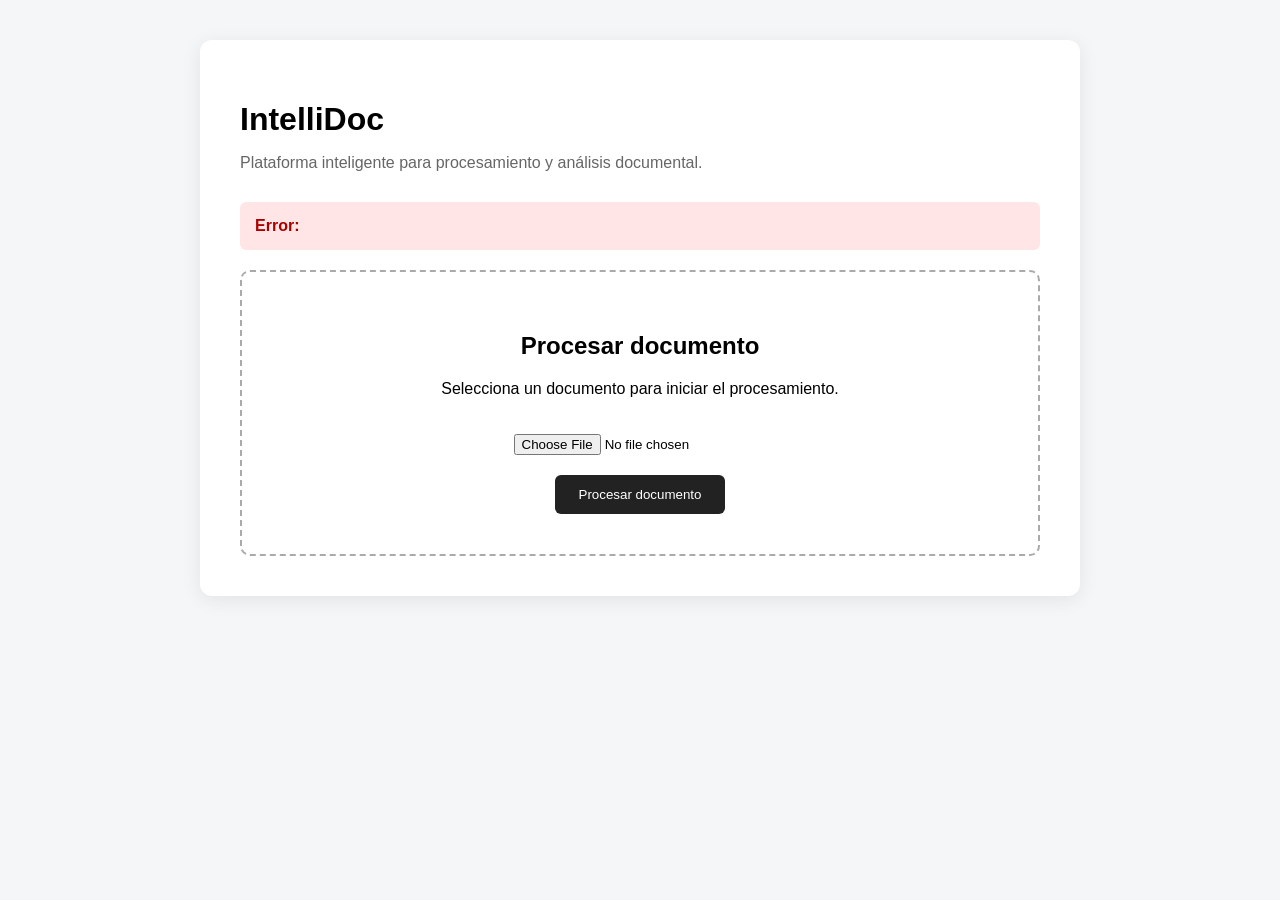
<file: src/main/resources/templates/index.html>
<!DOCTYPE html>
<html lang="es">
<head>
    <meta charset="UTF-8">
    <title>IntelliDoc</title>

    <style>
        body {
            font-family: Arial, sans-serif;
            background: #f4f6f8;
            margin: 0;
            padding: 40px;
        }

        .container {
            max-width: 800px;
            margin: auto;
            background: white;
            padding: 40px;
            border-radius: 12px;
            box-shadow: 0 4px 20px rgba(0,0,0,0.08);
        }

        h1 {
            margin-bottom: 10px;
        }

        .description {
            color: #666;
            margin-bottom: 30px;
        }

        .upload-box {
            border: 2px dashed #aaa;
            padding: 40px;
            text-align: center;
            border-radius: 10px;
        }

        input[type="file"] {
            margin: 20px 0;
        }

        button {
            background: #222;
            color: white;
            border: none;
            padding: 12px 24px;
            border-radius: 6px;
            cursor: pointer;
        }

        button:hover {
            background: #444;
        }

        .error {
            background: #ffe5e5;
            color: #a00;
            padding: 15px;
            margin-bottom: 20px;
            border-radius: 6px;
        }
    </style>
</head>

<body>

<div class="container">

    <h1>IntelliDoc</h1>

    <p class="description">
        Plataforma inteligente para procesamiento y análisis documental.
    </p>

    <div th:if="${error}" class="error">
        <strong>Error:</strong>
        <span th:text="${error}"></span>
    </div>

    <form
            method="post"
            action="/documents/process"
            enctype="multipart/form-data">

        <div class="upload-box">

            <h2>Procesar documento</h2>

            <p>
                Selecciona un documento para iniciar el procesamiento.
            </p>

            <input
                    type="file"
                    name="file"
                    required
            >

            <br>

            <button type="submit">
                Procesar documento
            </button>

        </div>

    </form>

</div>

</body>
</html>
</file>
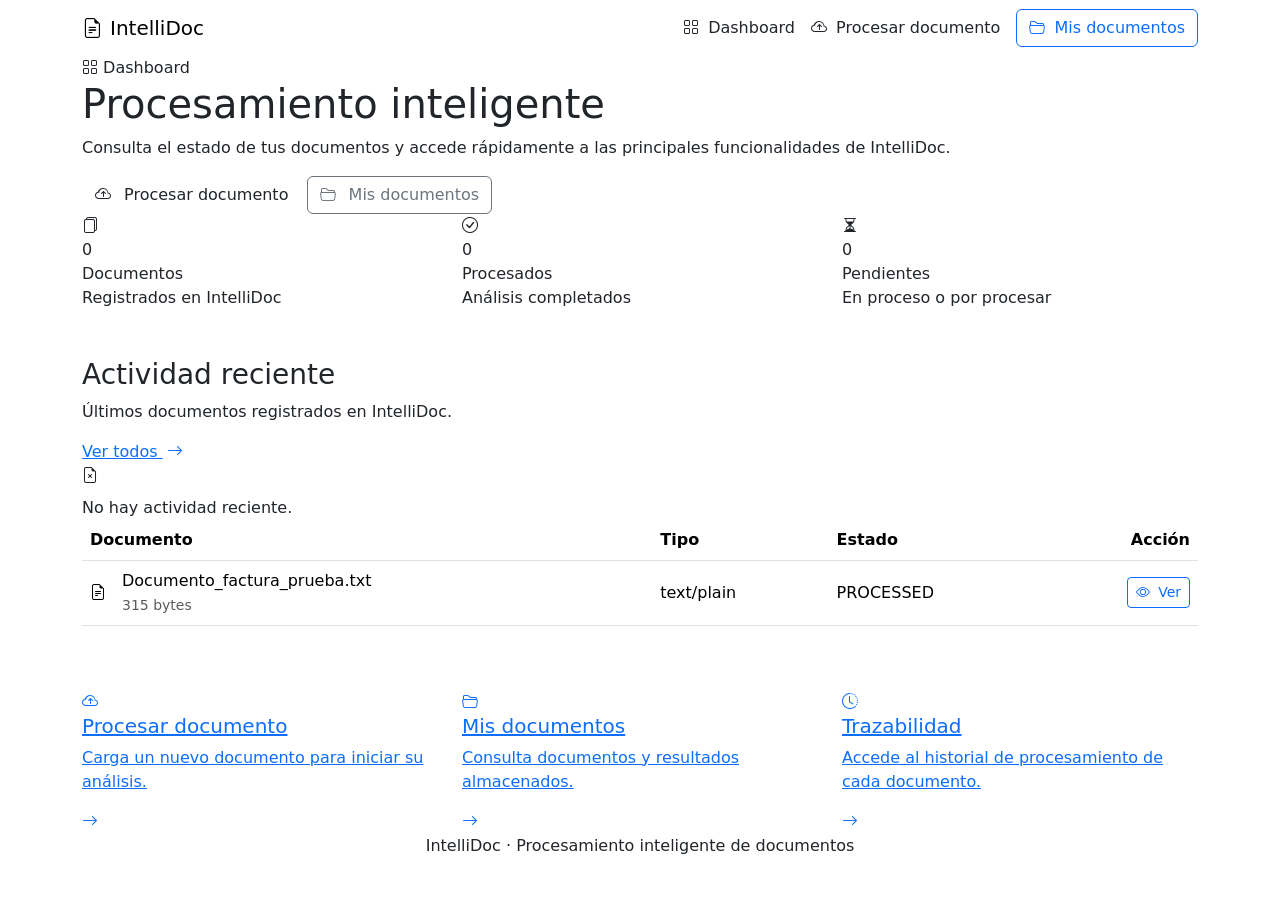
<file: src/main/resources/templates/home/index.html>
<!DOCTYPE html>
<html lang="es"
      xmlns:th="http://www.thymeleaf.org">

<head>

    <meta charset="UTF-8">

    <meta name="viewport"
          content="width=device-width, initial-scale=1.0">

    <title>Dashboard | IntelliDoc</title>

    <link
            href="https://cdn.jsdelivr.net/npm/bootstrap@5.3.8/dist/css/bootstrap.min.css"
            rel="stylesheet">

    <link
            rel="stylesheet"
            href="https://cdn.jsdelivr.net/npm/bootstrap-icons@1.13.1/font/bootstrap-icons.min.css">

    <link
            rel="stylesheet"
            th:href="@{/css/app.css}">

</head>

<body>


<!-- =====================================================
     NAVBAR
     ===================================================== -->

<nav class="navbar navbar-expand-lg intellidoc-navbar">

    <div class="container">

        <a class="navbar-brand d-flex align-items-center gap-2"
           th:href="@{/}">

            <span class="brand-icon">

                <i class="bi bi-file-earmark-text"></i>

            </span>

            <span class="brand-name">

                IntelliDoc

            </span>

        </a>


        <div class="d-flex align-items-center gap-3">

            <a class="nav-link"
               th:href="@{/}">

                <i class="bi bi-grid me-1"></i>

                Dashboard

            </a>


            <a class="nav-link"
               th:href="@{/documents/upload}">

                <i class="bi bi-cloud-arrow-up me-1"></i>

                Procesar documento

            </a>


            <a class="btn btn-outline-primary"
               th:href="@{/documents}">

                <i class="bi bi-folder2-open me-1"></i>

                Mis documentos

            </a>

        </div>

    </div>

</nav>



<!-- =====================================================
     DASHBOARD
     ===================================================== -->

<main>

    <section class="dashboard-section">

        <div class="container">


            <!-- HEADER -->

            <div class="dashboard-header">

                <div>

                    <span class="hero-badge">

                        <i class="bi bi-grid"></i>

                        Dashboard

                    </span>


                    <h1 class="dashboard-title">

                        Procesamiento
                        <span>inteligente</span>

                    </h1>


                    <p class="dashboard-description">

                        Consulta el estado de tus documentos y accede
                        rápidamente a las principales funcionalidades
                        de IntelliDoc.

                    </p>

                </div>


                <div class="dashboard-actions">

                    <a
                            th:href="@{/documents/upload}"
                            class="btn btn-intellidoc">

                        <i class="bi bi-cloud-arrow-up me-2"></i>

                        Procesar documento

                    </a>


                    <a
                            th:href="@{/documents}"
                            class="btn btn-outline-secondary">

                        <i class="bi bi-folder2-open me-2"></i>

                        Mis documentos

                    </a>

                </div>

            </div>



            <!-- =================================================
                 STATISTICS
                 ================================================= -->

            <div class="row g-4 mb-5">


                <!-- TOTAL -->

                <div class="col-md-4">

                    <div class="dashboard-stat-card">

                        <div class="stat-icon stat-icon-primary">

                            <i class="bi bi-files"></i>

                        </div>


                        <div>

                            <div class="stat-value"
                                 th:text="${totalDocuments}">

                                0

                            </div>


                            <div class="stat-label">

                                Documentos

                            </div>


                            <div class="stat-description">

                                Registrados en IntelliDoc

                            </div>

                        </div>

                    </div>

                </div>



                <!-- PROCESSED -->

                <div class="col-md-4">

                    <div class="dashboard-stat-card">

                        <div class="stat-icon stat-icon-success">

                            <i class="bi bi-check-circle"></i>

                        </div>


                        <div>

                            <div class="stat-value"
                                 th:text="${processedDocuments}">

                                0

                            </div>


                            <div class="stat-label">

                                Procesados

                            </div>


                            <div class="stat-description">

                                Análisis completados

                            </div>

                        </div>

                    </div>

                </div>



                <!-- PENDING -->

                <div class="col-md-4">

                    <div class="dashboard-stat-card">

                        <div class="stat-icon stat-icon-warning">

                            <i class="bi bi-hourglass-split"></i>

                        </div>


                        <div>

                            <div class="stat-value"
                                 th:text="${pendingDocuments}">

                                0

                            </div>


                            <div class="stat-label">

                                Pendientes

                            </div>


                            <div class="stat-description">

                                En proceso o por procesar

                            </div>

                        </div>

                    </div>

                </div>

            </div>



            <!-- =================================================
                 RECENT ACTIVITY
                 ================================================= -->

            <div class="dashboard-card">

                <div class="dashboard-card-header">

                    <div>

                        <h3>

                            Actividad reciente

                        </h3>

                        <p>

                            Últimos documentos registrados en IntelliDoc.

                        </p>

                    </div>


                    <a
                            th:href="@{/documents}"
                            class="dashboard-link">

                        Ver todos

                        <i class="bi bi-arrow-right ms-1"></i>

                    </a>

                </div>



                <!-- EMPTY -->

                <div
                        th:if="${recentDocuments == null or recentDocuments.isEmpty()}"
                        class="empty-state">

                    <i class="bi bi-file-earmark-x"></i>

                    <div class="mt-2">

                        No hay actividad reciente.

                    </div>

                </div>



                <!-- ACTIVITY TABLE -->

                <div
                        th:if="${recentDocuments != null and !recentDocuments.isEmpty()}"
                        class="table-responsive">

                    <table class="table dashboard-table align-middle">

                        <thead>

                        <tr>

                            <th>

                                Documento

                            </th>

                            <th>

                                Tipo

                            </th>

                            <th>

                                Estado

                            </th>

                            <th class="text-end">

                                Acción

                            </th>

                        </tr>

                        </thead>


                        <tbody>

                        <tr
                                th:each="document : ${recentDocuments}">


                            <!-- DOCUMENT -->

                            <td>

                                <div class="d-flex align-items-center gap-3">

                                    <div class="activity-icon">

                                        <i class="bi bi-file-earmark-text"></i>

                                    </div>


                                    <div>

                                        <div
                                                class="activity-name"
                                                th:text="${document.originalFilename}">

                                            Documento_factura_prueba.txt

                                        </div>


                                        <small
                                                class="text-muted"
                                                th:text="${document.sizeInBytes + ' bytes'}">

                                            315 bytes

                                        </small>

                                    </div>

                                </div>

                            </td>



                            <!-- TYPE -->

                            <td>

                                <span
                                        th:text="${document.contentType}">

                                    text/plain

                                </span>

                            </td>



                            <!-- STATUS -->

                            <td>

                                <span
                                        class="status-badge"
                                        th:classappend="${document.status == 'PROCESSED'}
                                            ? ' status-success'
                                            : (${document.status == 'FAILED'}
                                                ? ' status-danger'
                                                : ' status-warning')"
                                        th:text="${document.status}">

                                    PROCESSED

                                </span>

                            </td>



                            <!-- ACTION -->

                            <td class="text-end">

                                <a
                                        th:href="@{/documents/{id}(id=${document.id})}"
                                        class="btn btn-sm btn-outline-primary">

                                    <i class="bi bi-eye me-1"></i>

                                    Ver

                                </a>

                            </td>

                        </tr>

                        </tbody>

                    </table>

                </div>

            </div>



            <!-- =================================================
                 QUICK ACCESS
                 ================================================= -->

            <div class="row g-4 mt-4">


                <div class="col-md-4">

                    <a
                            th:href="@{/documents/upload}"
                            class="dashboard-feature-link">

                        <div class="dashboard-feature-icon">

                            <i class="bi bi-cloud-arrow-up"></i>

                        </div>

                        <div>

                            <h5>

                                Procesar documento

                            </h5>

                            <p>

                                Carga un nuevo documento para
                                iniciar su análisis.

                            </p>

                        </div>

                        <i class="bi bi-arrow-right feature-arrow"></i>

                    </a>

                </div>



                <div class="col-md-4">

                    <a
                            th:href="@{/documents}"
                            class="dashboard-feature-link">

                        <div class="dashboard-feature-icon">

                            <i class="bi bi-folder2-open"></i>

                        </div>

                        <div>

                            <h5>

                                Mis documentos

                            </h5>

                            <p>

                                Consulta documentos y resultados
                                almacenados.

                            </p>

                        </div>

                        <i class="bi bi-arrow-right feature-arrow"></i>

                    </a>

                </div>



                <div class="col-md-4">

                    <a
                            th:href="@{/documents}"
                            class="dashboard-feature-link">

                        <div class="dashboard-feature-icon">

                            <i class="bi bi-clock-history"></i>

                        </div>

                        <div>

                            <h5>

                                Trazabilidad

                            </h5>

                            <p>

                                Accede al historial de procesamiento
                                de cada documento.

                            </p>

                        </div>

                        <i class="bi bi-arrow-right feature-arrow"></i>

                    </a>

                </div>

            </div>

        </div>

    </section>

</main>



<!-- =====================================================
     FOOTER
     ===================================================== -->

<footer class="intellidoc-footer">

    <div class="container text-center">

        IntelliDoc · Procesamiento inteligente de documentos

    </div>

</footer>


</body>

</html>
</file>
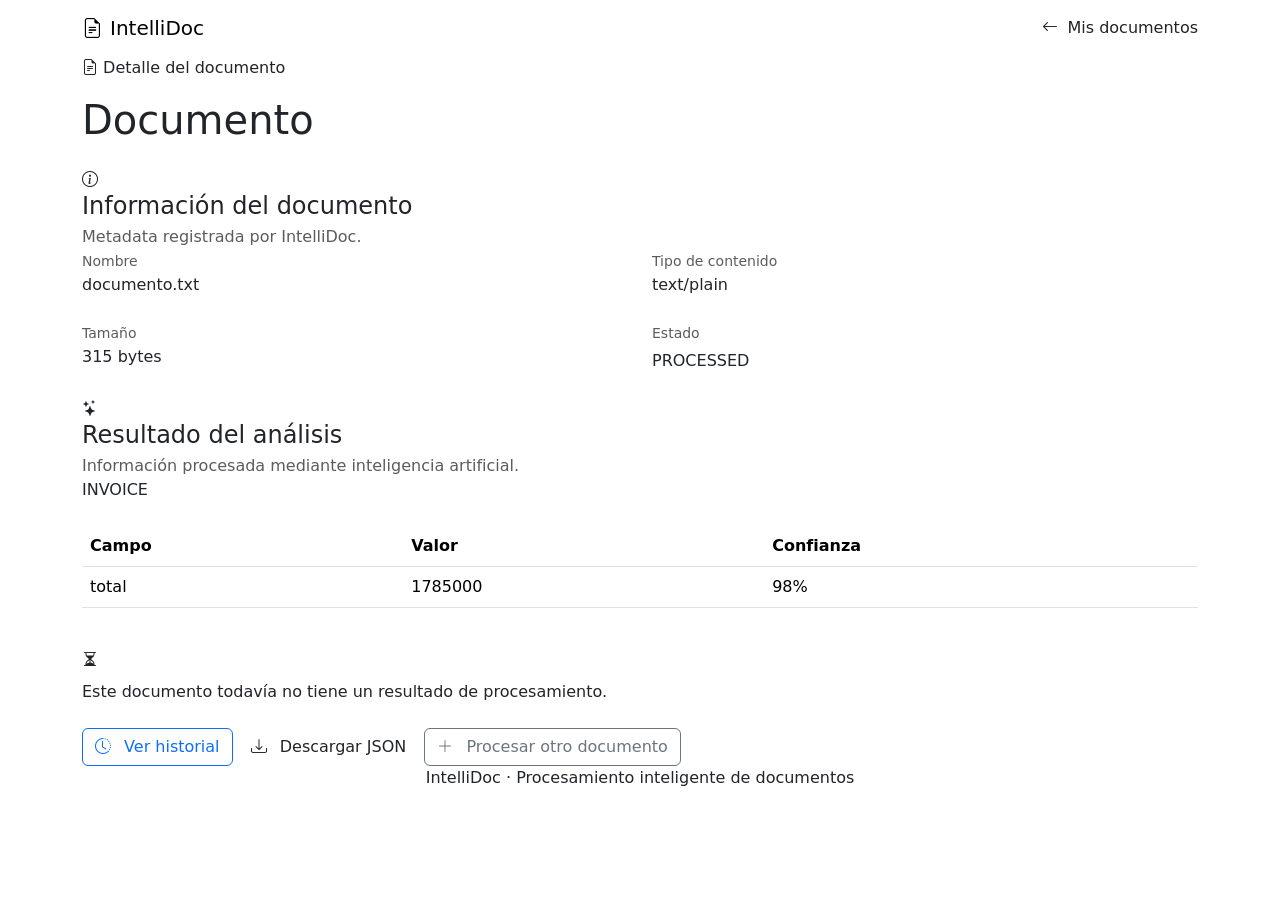
<file: src/main/resources/templates/document-detail.html>
<!DOCTYPE html>
<html lang="es"
      xmlns:th="http://www.thymeleaf.org">

<head>

    <meta charset="UTF-8">

    <meta name="viewport"
          content="width=device-width, initial-scale=1.0">

    <title>Documento | IntelliDoc</title>

    <link
            href="https://cdn.jsdelivr.net/npm/bootstrap@5.3.8/dist/css/bootstrap.min.css"
            rel="stylesheet">

    <link
            rel="stylesheet"
            href="https://cdn.jsdelivr.net/npm/bootstrap-icons@1.13.1/font/bootstrap-icons.min.css">

    <link
            rel="stylesheet"
            th:href="@{/css/app.css}">

</head>

<body>

<nav class="navbar navbar-expand-lg intellidoc-navbar">

    <div class="container">

        <a class="navbar-brand d-flex align-items-center gap-2"
           th:href="@{/}">

            <span class="brand-icon">
                <i class="bi bi-file-earmark-text"></i>
            </span>

            <span class="brand-name">
                IntelliDoc
            </span>

        </a>

        <div class="d-flex gap-3">

            <a class="nav-link"
               th:href="@{/documents}">

                <i class="bi bi-arrow-left me-1"></i>

                Mis documentos

            </a>

        </div>

    </div>

</nav>


<main>

    <section class="hero-section">

        <div class="container">

            <div class="mb-4">

                <span class="hero-badge">

                    <i class="bi bi-file-earmark-text"></i>

                    Detalle del documento

                </span>

                <h1 class="hero-title mt-3">

                    <span th:text="${document.originalFilename}">
                        Documento
                    </span>

                </h1>

            </div>


            <!-- METADATA -->

            <div class="result-card mb-4">

                <div class="result-card-header">

                    <div class="result-card-icon">

                        <i class="bi bi-info-circle"></i>

                    </div>

                    <div>

                        <h4 class="mb-1">
                            Información del documento
                        </h4>

                        <p class="text-muted mb-0">
                            Metadata registrada por IntelliDoc.
                        </p>

                    </div>

                </div>


                <div class="row g-4">

                    <div class="col-md-6">

                        <small class="text-muted">
                            Nombre
                        </small>

                        <div class="field-name"
                             th:text="${document.originalFilename}">
                            documento.txt
                        </div>

                    </div>


                    <div class="col-md-6">

                        <small class="text-muted">
                            Tipo de contenido
                        </small>

                        <div class="field-name"
                             th:text="${document.contentType}">
                            text/plain
                        </div>

                    </div>


                    <div class="col-md-6">

                        <small class="text-muted">
                            Tamaño
                        </small>

                        <div
                                th:text="${document.sizeInBytes + ' bytes'}">
                            315 bytes
                        </div>

                    </div>


                    <div class="col-md-6">

                        <small class="text-muted">
                            Estado
                        </small>

                        <div class="mt-1">

                            <span class="status-badge status-success"
                                  th:text="${document.status}">
                                PROCESSED
                            </span>

                        </div>

                    </div>

                </div>

            </div>


            <!-- RESULT -->

            <div
                    class="result-card mb-4"
                    th:if="${result != null}">

                <div class="result-card-header">

                    <div class="result-card-icon">

                        <i class="bi bi-stars"></i>

                    </div>

                    <div>

                        <h4 class="mb-1">
                            Resultado del análisis
                        </h4>

                        <p class="text-muted mb-0">
                            Información procesada mediante inteligencia artificial.
                        </p>

                    </div>

                </div>


                <div class="document-type-value mb-4"
                     th:text="${result.analysis.documentType}">
                    INVOICE
                </div>


                <div class="table-responsive">

                    <table class="table result-table">

                        <thead>

                        <tr>
                            <th>Campo</th>
                            <th>Valor</th>
                            <th>Confianza</th>
                        </tr>

                        </thead>

                        <tbody>

                        <tr th:each="field : ${result.analysis.requestedFields}">

                            <td
                                    class="field-name"
                                    th:text="${field.key}">
                                total
                            </td>

                            <td
                                    th:text="${field.value.value != null ? field.value.value : 'No encontrado'}">
                                1785000
                            </td>

                            <td
                                    th:text="${field.value.confidence != null ? (field.value.confidence * 100) + '%' : 'N/A'}">
                                98%
                            </td>

                        </tr>

                        </tbody>

                    </table>

                </div>

            </div>


            <!-- NO RESULT -->

            <div
                    class="result-card mb-4"
                    th:if="${result == null}">

                <div class="empty-state">

                    <i class="bi bi-hourglass-split"></i>

                    <div class="mt-2">
                        Este documento todavía no tiene un resultado de procesamiento.
                    </div>

                </div>

            </div>


            <!-- ACTIONS -->

            <div class="result-actions">

                <a
                        th:href="@{/documents/{id}/history(id=${document.id})}"
                        class="btn btn-outline-primary">

                    <i class="bi bi-clock-history me-2"></i>

                    Ver historial

                </a>


                <a
                        th:if="${result != null}"
                        th:href="@{/documents/{id}/result/download(id=${document.id})}"
                        class="btn btn-intellidoc">

                    <i class="bi bi-download me-2"></i>

                    Descargar JSON

                </a>


                <a
                        th:href="@{/documents/upload}"
                        class="btn btn-outline-secondary">

                    <i class="bi bi-plus-lg me-2"></i>

                    Procesar otro documento

                </a>

            </div>

        </div>

    </section>

</main>


<footer class="intellidoc-footer">

    <div class="container text-center">

        IntelliDoc · Procesamiento inteligente de documentos

    </div>

</footer>

</body>

</html>
</file>
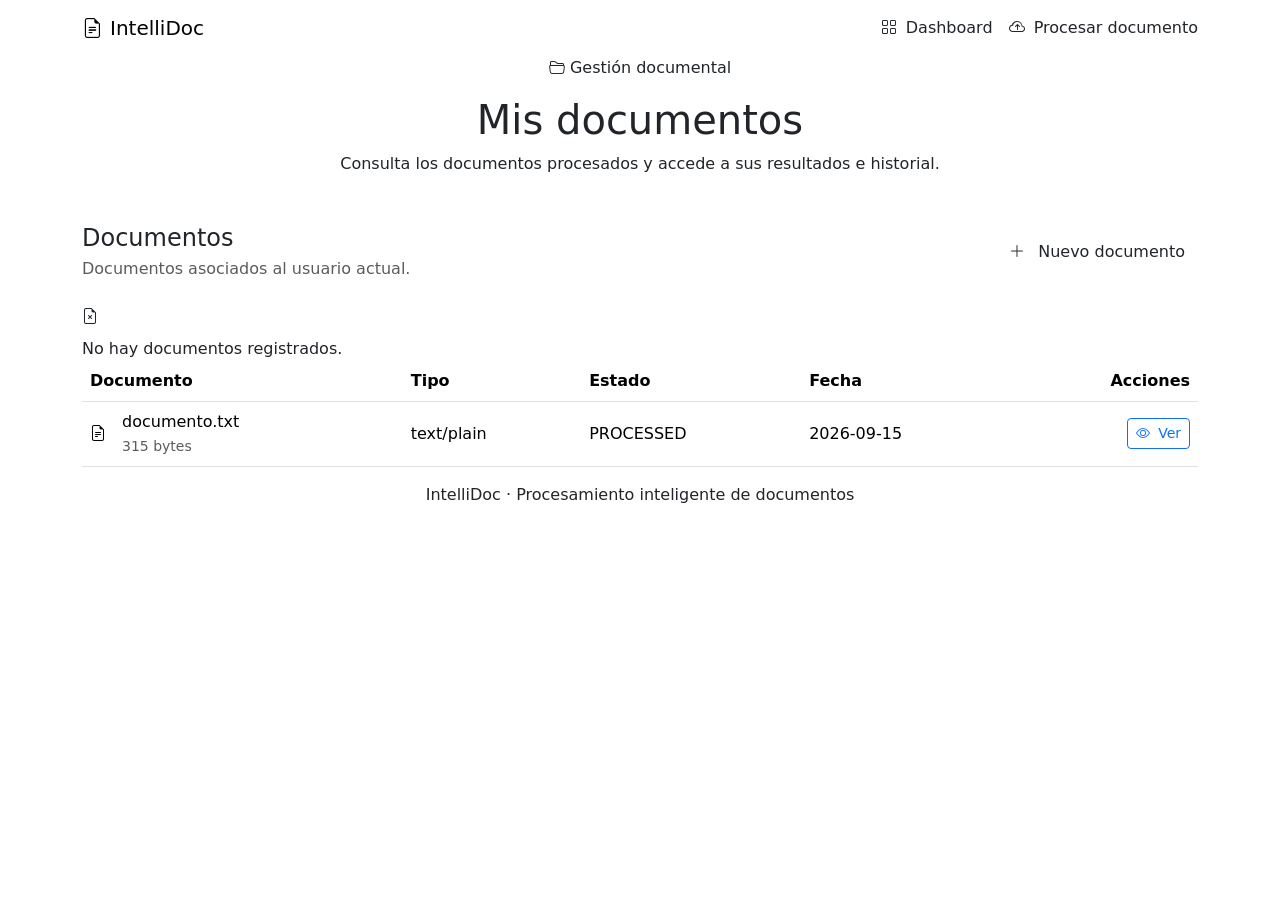
<file: src/main/resources/templates/documents.html>
<!DOCTYPE html>
<html lang="es"
      xmlns:th="http://www.thymeleaf.org">

<head>

    <meta charset="UTF-8">

    <meta name="viewport"
          content="width=device-width, initial-scale=1.0">

    <title>Mis documentos | IntelliDoc</title>

    <link
            href="https://cdn.jsdelivr.net/npm/bootstrap@5.3.8/dist/css/bootstrap.min.css"
            rel="stylesheet">

    <link
            rel="stylesheet"
            href="https://cdn.jsdelivr.net/npm/bootstrap-icons@1.13.1/font/bootstrap-icons.min.css">

    <link
            rel="stylesheet"
            th:href="@{/css/app.css}">

</head>

<body>

<nav class="navbar navbar-expand-lg intellidoc-navbar">

    <div class="container">

        <a class="navbar-brand d-flex align-items-center gap-2"
           th:href="@{/}">

            <span class="brand-icon">
                <i class="bi bi-file-earmark-text"></i>
            </span>

            <span class="brand-name">
                IntelliDoc
            </span>

        </a>

        <div class="d-flex gap-3">

            <a class="nav-link"
               th:href="@{/}">

                <i class="bi bi-grid me-1"></i>
                Dashboard

            </a>

            <a class="nav-link"
               th:href="@{/documents/upload}">

                <i class="bi bi-cloud-arrow-up me-1"></i>
                Procesar documento

            </a>

        </div>

    </div>

</nav>


<main>

    <section class="hero-section">

        <div class="container">

            <div class="text-center mb-5">

                <span class="hero-badge">

                    <i class="bi bi-folder2-open"></i>

                    Gestión documental

                </span>

                <h1 class="hero-title mt-3">

                    Mis <span>documentos</span>

                </h1>

                <p class="hero-description">

                    Consulta los documentos procesados y accede a sus
                    resultados e historial.

                </p>

            </div>


            <div class="document-list-card">

                <div class="d-flex justify-content-between align-items-center mb-4">

                    <div>

                        <h4 class="mb-1">
                            Documentos
                        </h4>

                        <p class="text-muted mb-0">
                            Documentos asociados al usuario actual.
                        </p>

                    </div>

                    <a
                            th:href="@{/documents/upload}"
                            class="btn btn-intellidoc">

                        <i class="bi bi-plus-lg me-2"></i>

                        Nuevo documento

                    </a>

                </div>


                <div
                        th:if="${documents == null or documents.isEmpty()}"
                        class="empty-state">

                    <i class="bi bi-file-earmark-x"></i>

                    <div class="mt-2">
                        No hay documentos registrados.
                    </div>

                </div>


                <div
                        th:if="${documents != null and !documents.isEmpty()}"
                        class="table-responsive">

                    <table class="table document-table align-middle">

                        <thead>

                        <tr>

                            <th>Documento</th>
                            <th>Tipo</th>
                            <th>Estado</th>
                            <th>Fecha</th>
                            <th class="text-end">Acciones</th>

                        </tr>

                        </thead>

                        <tbody>

                        <tr th:each="document : ${documents}">

                            <td>

                                <div class="d-flex align-items-center gap-3">

                                    <div class="result-document-icon">

                                        <i class="bi bi-file-earmark-text"></i>

                                    </div>

                                    <div>

                                        <div class="field-name"
                                             th:text="${document.originalFilename}">
                                            documento.txt
                                        </div>

                                        <small
                                                class="text-muted"
                                                th:text="${document.sizeInBytes + ' bytes'}">
                                            315 bytes
                                        </small>

                                    </div>

                                </div>

                            </td>

                            <td th:text="${document.contentType}">
                                text/plain
                            </td>

                            <td>

                                <span class="status-badge status-success"
                                      th:text="${document.status}">
                                    PROCESSED
                                </span>

                            </td>

                            <td
                                    th:text="${document.createdAt}">
                                2026-09-15
                            </td>

                            <td class="text-end">

                                <a
                                        th:href="@{/documents/{id}(id=${document.id})}"
                                        class="btn btn-sm btn-outline-primary">

                                    <i class="bi bi-eye me-1"></i>

                                    Ver

                                </a>

                            </td>

                        </tr>

                        </tbody>

                    </table>

                </div>

            </div>

        </div>

    </section>

</main>


<footer class="intellidoc-footer">

    <div class="container text-center">

        IntelliDoc · Procesamiento inteligente de documentos

    </div>

</footer>

</body>

</html>
</file>
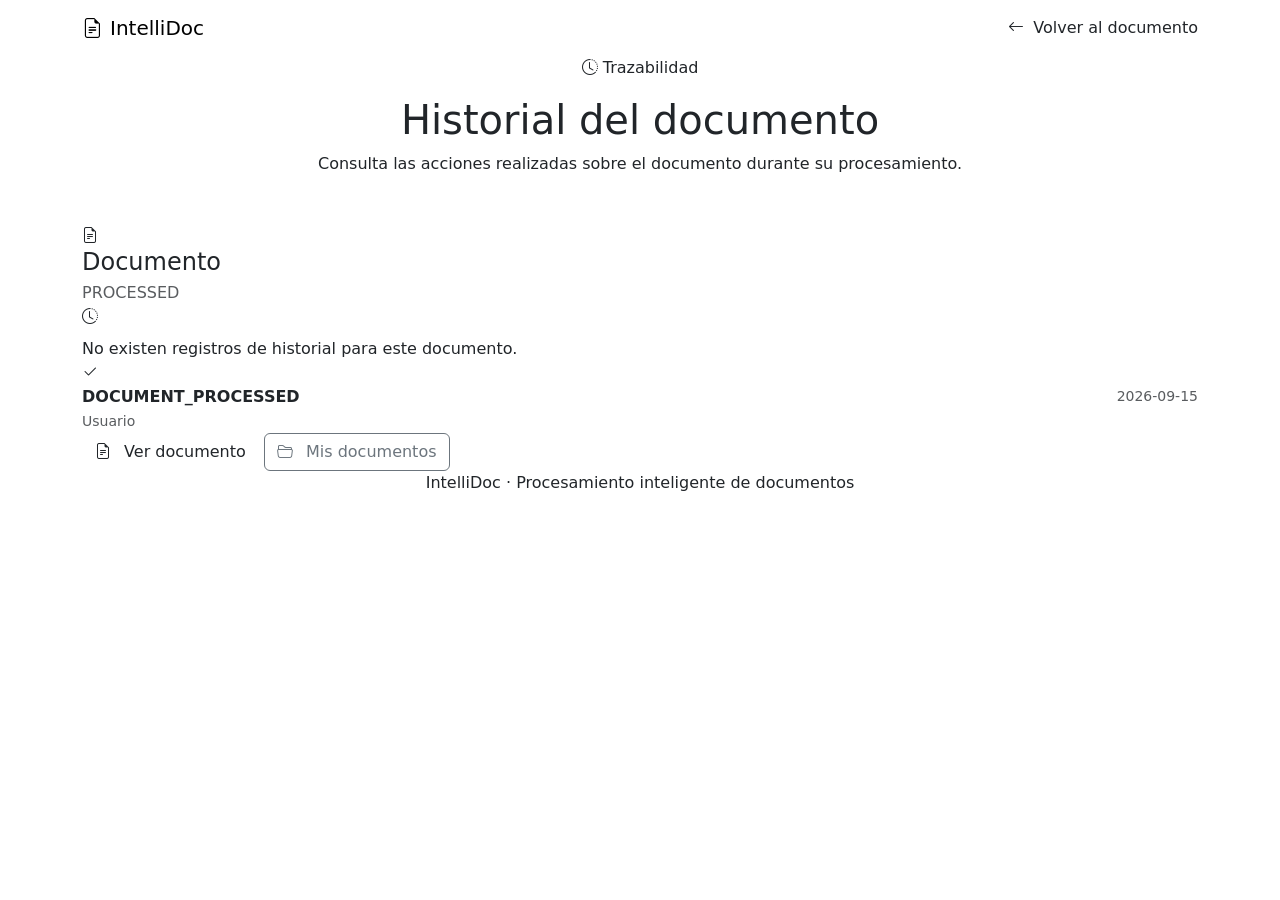
<file: src/main/resources/templates/history.html>
<!DOCTYPE html>
<html lang="es"
      xmlns:th="http://www.thymeleaf.org">

<head>

    <meta charset="UTF-8">

    <meta name="viewport"
          content="width=device-width, initial-scale=1.0">

    <title>Historial | IntelliDoc</title>

    <link
            href="https://cdn.jsdelivr.net/npm/bootstrap@5.3.8/dist/css/bootstrap.min.css"
            rel="stylesheet">

    <link
            rel="stylesheet"
            href="https://cdn.jsdelivr.net/npm/bootstrap-icons@1.13.1/font/bootstrap-icons.min.css">

    <link
            rel="stylesheet"
            th:href="@{/css/app.css}">

</head>

<body>

<nav class="navbar navbar-expand-lg intellidoc-navbar">

    <div class="container">

        <a class="navbar-brand d-flex align-items-center gap-2"
           th:href="@{/}">

            <span class="brand-icon">
                <i class="bi bi-file-earmark-text"></i>
            </span>

            <span class="brand-name">
                IntelliDoc
            </span>

        </a>

        <a
                class="nav-link"
                th:href="@{/documents/{id}(id=${document.id})}">

            <i class="bi bi-arrow-left me-1"></i>

            Volver al documento

        </a>

    </div>

</nav>


<main>

    <section class="hero-section">

        <div class="container">

            <div class="text-center mb-5">

                <span class="hero-badge">

                    <i class="bi bi-clock-history"></i>

                    Trazabilidad

                </span>

                <h1 class="hero-title mt-3">

                    Historial del <span>documento</span>

                </h1>

                <p class="hero-description">

                    Consulta las acciones realizadas sobre el documento
                    durante su procesamiento.

                </p>

            </div>


            <div class="result-card">

                <div class="result-card-header">

                    <div class="result-card-icon">

                        <i class="bi bi-file-earmark-text"></i>

                    </div>

                    <div>

                        <h4 class="mb-1"
                            th:text="${document.originalFilename}">
                            Documento
                        </h4>

                        <p class="text-muted mb-0"
                           th:text="${document.status}">
                            PROCESSED
                        </p>

                    </div>

                </div>


                <div
                        th:if="${history == null or history.isEmpty()}"
                        class="empty-state">

                    <i class="bi bi-clock-history"></i>

                    <div class="mt-2">
                        No existen registros de historial para este documento.
                    </div>

                </div>


                <div
                        th:if="${history != null and !history.isEmpty()}"
                        class="timeline">

                    <div
                            class="timeline-item"
                            th:each="entry : ${history}">

                        <div class="timeline-marker">

                            <i class="bi bi-check2"></i>

                        </div>

                        <div class="timeline-content">

                            <div class="d-flex justify-content-between
                                        align-items-center gap-3">

                                <strong
                                        th:text="${entry.action}">
                                    DOCUMENT_PROCESSED
                                </strong>

                                <small
                                        class="text-muted"
                                        th:text="${entry.date}">
                                    2026-09-15
                                </small>

                            </div>

                            <small
                                    class="text-muted"
                                    th:text="${'Usuario: ' + entry.ownerId}">
                                Usuario
                            </small>

                        </div>

                    </div>

                </div>

            </div>


            <div class="result-actions">

                <a
                        th:href="@{/documents/{id}(id=${document.id})}"
                        class="btn btn-intellidoc">

                    <i class="bi bi-file-earmark-text me-2"></i>

                    Ver documento

                </a>

                <a
                        th:href="@{/documents}"
                        class="btn btn-outline-secondary">

                    <i class="bi bi-folder2-open me-2"></i>

                    Mis documentos

                </a>

            </div>

        </div>

    </section>

</main>


<footer class="intellidoc-footer">

    <div class="container text-center">

        IntelliDoc · Procesamiento inteligente de documentos

    </div>

</footer>

</body>

</html>
</file>
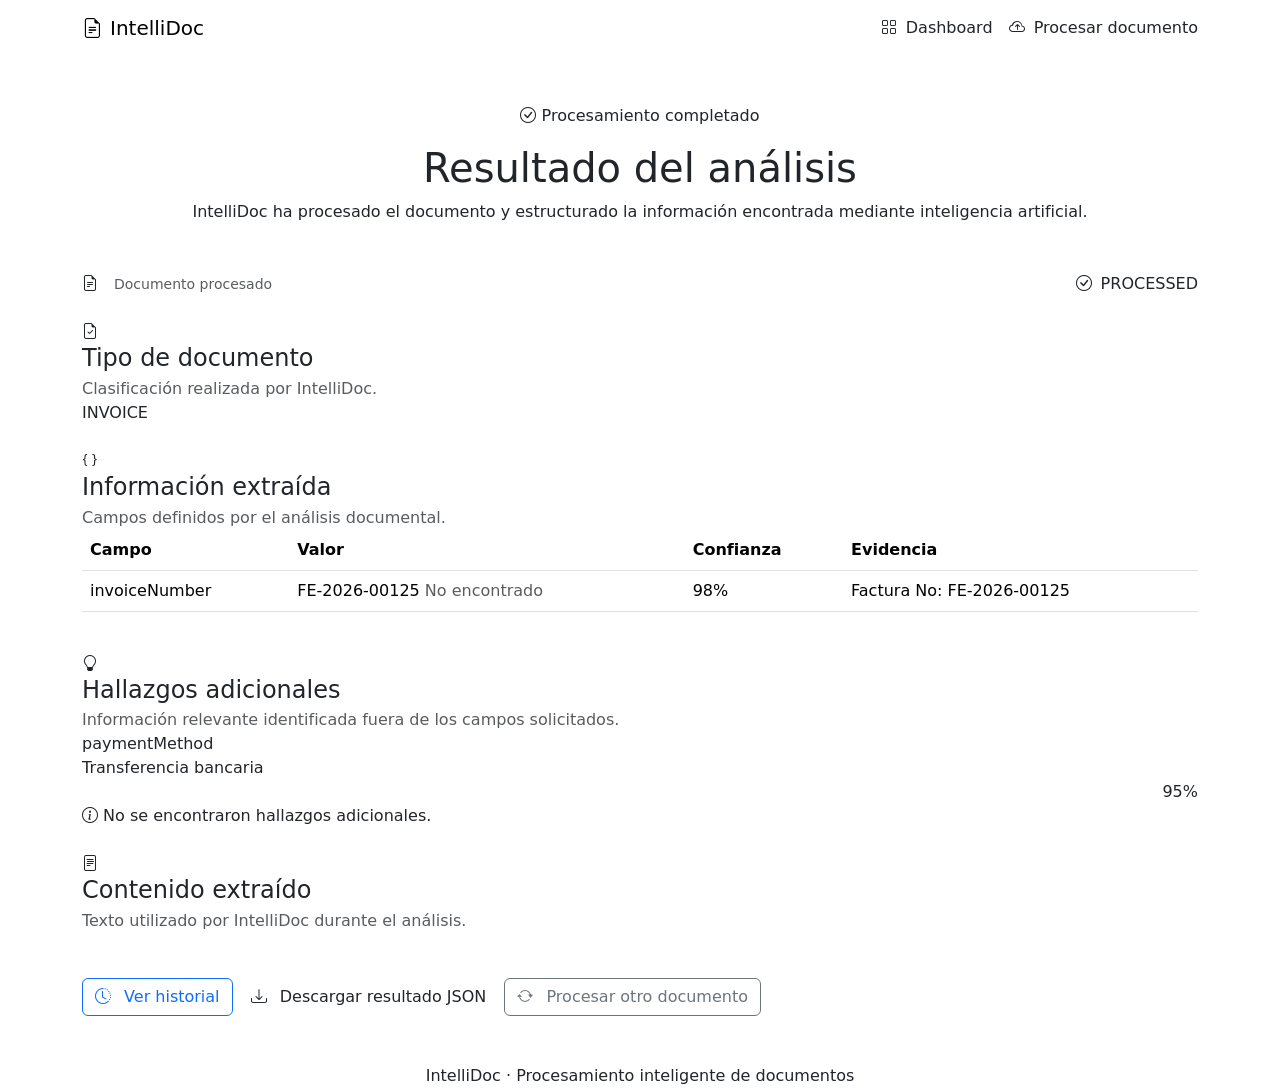
<file: src/main/resources/templates/result.html>
<!DOCTYPE html>
<html lang="es"
      xmlns:th="http://www.thymeleaf.org">

<head>

    <meta charset="UTF-8">

    <meta name="viewport"
          content="width=device-width, initial-scale=1.0">

    <title>Resultado | IntelliDoc</title>

    <!-- Bootstrap -->
    <link
            href="https://cdn.jsdelivr.net/npm/bootstrap@5.3.8/dist/css/bootstrap.min.css"
            rel="stylesheet">

    <!-- Bootstrap Icons -->
    <link
            rel="stylesheet"
            href="https://cdn.jsdelivr.net/npm/bootstrap-icons@1.13.1/font/bootstrap-icons.min.css">

    <!-- IntelliDoc -->
    <link
            rel="stylesheet"
            th:href="@{/css/app.css}">

</head>

<body>

<!-- NAVBAR -->

<nav class="navbar navbar-expand-lg intellidoc-navbar">

    <div class="container">

        <a class="navbar-brand d-flex align-items-center gap-2"
           th:href="@{/}">

            <span class="brand-icon">
                <i class="bi bi-file-earmark-text"></i>
            </span>

            <span class="brand-name">
                IntelliDoc
            </span>

        </a>

        <div class="d-flex align-items-center gap-3">

            <a class="nav-link"
               th:href="@{/}">

                <i class="bi bi-grid me-1"></i>
                Dashboard

            </a>

            <a class="nav-link"
               th:href="@{/documents/upload}">

                <i class="bi bi-cloud-arrow-up me-1"></i>
                Procesar documento

            </a>

        </div>

    </div>

</nav>


<!-- MAIN -->

<main>

    <section class="result-section">

        <div class="container py-5">

            <!-- HEADER -->

            <div class="text-center mb-5">

                <span class="hero-badge">

                    <i class="bi bi-check-circle"></i>

                    Procesamiento completado

                </span>

                <h1 class="hero-title mt-3">

                    Resultado del
                    <span>análisis</span>

                </h1>

                <p class="hero-description">

                    IntelliDoc ha procesado el documento y estructurado
                    la información encontrada mediante inteligencia artificial.

                </p>

            </div>


            <!-- DOCUMENT SUMMARY -->

            <div class="result-summary-card mb-4">

                <div class="row align-items-center">

                    <div class="col-md-8">

                        <div class="d-flex align-items-center gap-3">

                            <div class="result-document-icon">

                                <i class="bi bi-file-earmark-text"></i>

                            </div>

                            <div>

                                <small class="text-muted d-block">
                                    Documento procesado
                                </small>

                                <strong
                                        class="document-id"
                                        th:text="${result.documentId}">
                                </strong>

                            </div>

                        </div>

                    </div>


                    <div class="col-md-4 text-md-end mt-3 mt-md-0">

                        <span class="status-badge"
                              th:classappend="${result.status == 'PROCESSED'} ? ' status-success' : ' status-warning'">

                            <i class="bi bi-check-circle me-1"></i>

                            <span th:text="${result.status}">
                                PROCESSED
                            </span>

                        </span>

                    </div>

                </div>

            </div>


            <!-- DOCUMENT TYPE -->

            <div class="result-card mb-4">

                <div class="result-card-header">

                    <div class="result-card-icon">

                        <i class="bi bi-file-earmark-check"></i>

                    </div>

                    <div>

                        <h4 class="mb-1">
                            Tipo de documento
                        </h4>

                        <p class="text-muted mb-0">
                            Clasificación realizada por IntelliDoc.
                        </p>

                    </div>

                </div>


                <div class="document-type-value"
                     th:text="${result.analysis.documentType}">

                    INVOICE

                </div>

            </div>


            <!-- REQUESTED FIELDS -->

            <div class="result-card mb-4">

                <div class="result-card-header">

                    <div class="result-card-icon">

                        <i class="bi bi-braces"></i>

                    </div>

                    <div>

                        <h4 class="mb-1">
                            Información extraída
                        </h4>

                        <p class="text-muted mb-0">
                            Campos definidos por el análisis documental.
                        </p>

                    </div>

                </div>


                <div class="table-responsive">

                    <table class="table result-table align-middle">

                        <thead>

                        <tr>

                            <th>
                                Campo
                            </th>

                            <th>
                                Valor
                            </th>

                            <th>
                                Confianza
                            </th>

                            <th>
                                Evidencia
                            </th>

                        </tr>

                        </thead>

                        <tbody>

                        <tr
                                th:each="field : ${result.analysis.requestedFields}">

                            <td>

                                <span class="field-name"
                                      th:text="${field.key}">
                                    invoiceNumber
                                </span>

                            </td>

                            <td>

                                <span th:if="${field.value.value != null}"
                                      th:text="${field.value.value}">
                                    FE-2026-00125
                                </span>

                                <span th:if="${field.value.value == null}"
                                      class="text-muted">
                                    No encontrado
                                </span>

                            </td>

                            <td>

                                <div class="confidence-container">

                                    <span
                                            class="confidence-value"
                                            th:text="${field.value.confidence != null ? (field.value.confidence * 100) + '%' : 'N/A'}">

                                        98%

                                    </span>

                                </div>

                            </td>

                            <td>

                                <span class="source-text"
                                      th:text="${field.value.sourceText != null ? field.value.sourceText : 'Sin evidencia'}">

                                    Factura No: FE-2026-00125

                                </span>

                            </td>

                        </tr>

                        </tbody>

                    </table>

                </div>

            </div>


            <!-- ADDITIONAL FINDINGS -->

            <div class="result-card mb-4">

                <div class="result-card-header">

                    <div class="result-card-icon">

                        <i class="bi bi-lightbulb"></i>

                    </div>

                    <div>

                        <h4 class="mb-1">
                            Hallazgos adicionales
                        </h4>

                        <p class="text-muted mb-0">
                            Información relevante identificada fuera de los
                            campos solicitados.
                        </p>

                    </div>

                </div>


                <div
                        th:if="${result.analysis.additionalFindings != null and !result.analysis.additionalFindings.isEmpty()}">

                    <div class="additional-finding"
                         th:each="field : ${result.analysis.additionalFindings}">

                        <div>

                            <div class="field-name"
                                 th:text="${field.key}">
                                paymentMethod
                            </div>

                            <div class="finding-value"
                                 th:text="${field.value.value}">
                                Transferencia bancaria
                            </div>

                        </div>

                        <div class="text-end">

                            <span class="confidence-pill"
                                  th:text="${field.value.confidence != null ? (field.value.confidence * 100) + '%' : 'N/A'}">

                                95%

                            </span>

                        </div>

                    </div>

                </div>


                <div
                        th:if="${result.analysis.additionalFindings == null or result.analysis.additionalFindings.isEmpty()}"
                        class="empty-state">

                    <i class="bi bi-info-circle"></i>

                    No se encontraron hallazgos adicionales.

                </div>

            </div>


            <!-- EXTRACTED CONTENT -->

            <div class="result-card mb-4">

                <div class="result-card-header">

                    <div class="result-card-icon">

                        <i class="bi bi-file-text"></i>

                    </div>

                    <div>

                        <h4 class="mb-1">
                            Contenido extraído
                        </h4>

                        <p class="text-muted mb-0">
                            Texto utilizado por IntelliDoc durante el análisis.
                        </p>

                    </div>

                </div>


                <pre class="extracted-content"
                     th:text="${result.extractedContent}">
                </pre>

            </div>


            <!-- ACTIONS -->

            <div class="result-actions">

                <a
                        th:href="@{/documents/{documentId}/history(documentId=${result.documentId})}"
                        class="btn btn-outline-primary">

                    <i class="bi bi-clock-history me-2"></i>

                    Ver historial

                </a>

                <a
                        th:href="@{/documents/{documentId}/result/download(documentId=${result.documentId})}"
                        class="btn btn-intellidoc">

                    <i class="bi bi-download me-2"></i>

                    Descargar resultado JSON

                </a>

                <a
                        th:href="@{/documents/upload}"
                        class="btn btn-outline-secondary">

                    <i class="bi bi-arrow-repeat me-2"></i>

                    Procesar otro documento

                </a>

            </div>

        </div>

    </section>

</main>


<!-- FOOTER -->

<footer class="intellidoc-footer">

    <div class="container text-center">

        IntelliDoc · Procesamiento inteligente de documentos

    </div>

</footer>


<script
        src="https://cdn.jsdelivr.net/npm/bootstrap@5.3.8/dist/js/bootstrap.bundle.min.js">
</script>

</body>

</html>
</file>
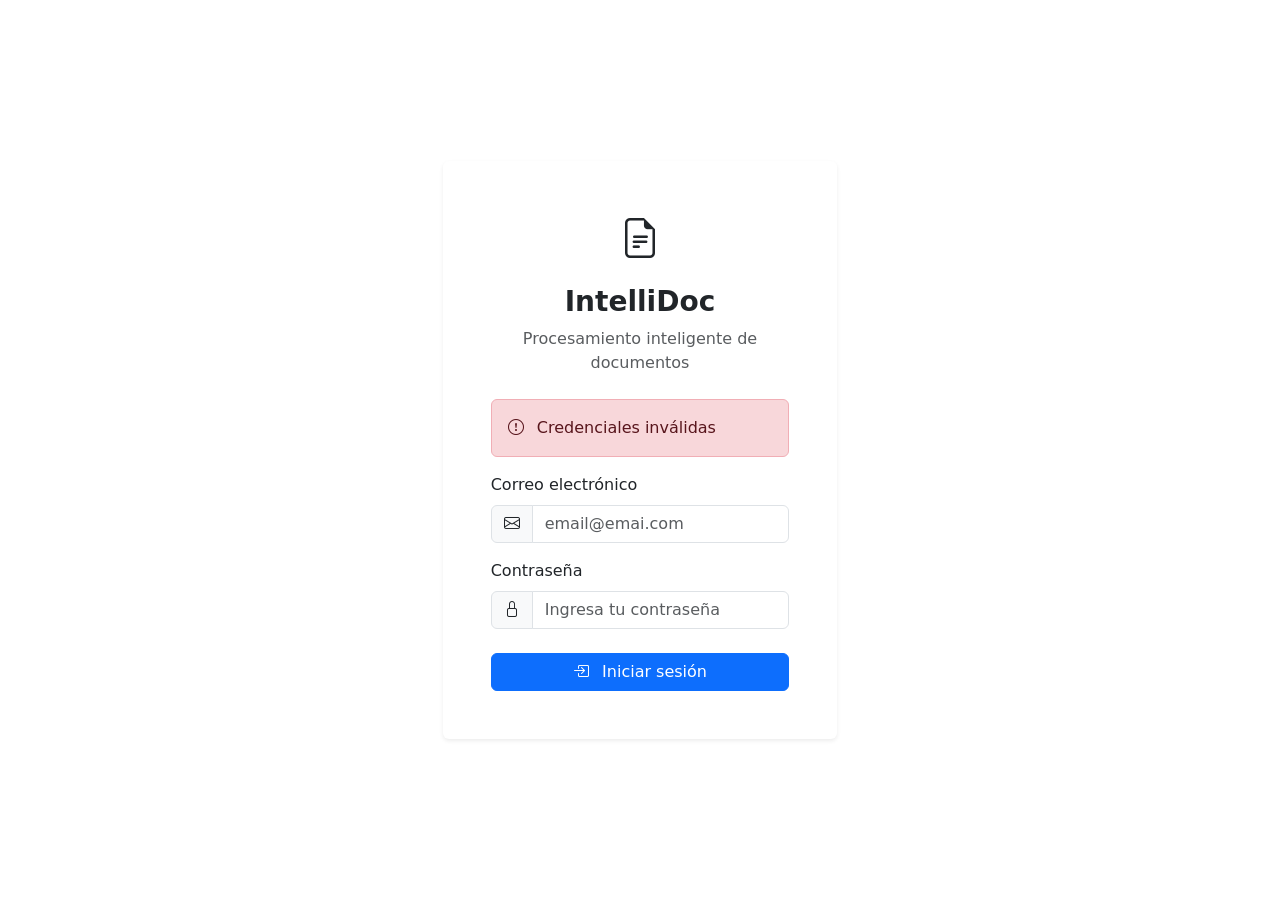
<file: src/main/resources/templates/authentication/login.html>
<!DOCTYPE html>
<html lang="es"
      xmlns:th="http://www.thymeleaf.org">

<head>

    <meta charset="UTF-8">

    <meta name="viewport"
          content="width=device-width, initial-scale=1.0">

    <title>Iniciar sesión | IntelliDoc</title>

    <link
            href="https://cdn.jsdelivr.net/npm/bootstrap@5.3.8/dist/css/bootstrap.min.css"
            rel="stylesheet">

    <link
            href="https://cdn.jsdelivr.net/npm/bootstrap-icons@1.13.1/font/bootstrap-icons.min.css"
            rel="stylesheet">

    <link
            rel="stylesheet"
            th:href="@{/css/app.css}">

</head>

<body>

<div class="container-fluid min-vh-100 d-flex align-items-center justify-content-center">

    <div class="row w-100 justify-content-center">

        <div class="col-12 col-sm-10 col-md-6 col-lg-4">

            <div class="card shadow-sm border-0">

                <div class="card-body p-4 p-md-5">

                    <!-- LOGO / BRAND -->

                    <div class="text-center mb-4">

                        <div class="mb-3">

                            <i class="bi bi-file-earmark-text fs-1"></i>

                        </div>

                        <h1 class="h3 fw-bold mb-2">
                            IntelliDoc
                        </h1>

                        <p class="text-muted mb-0">
                            Procesamiento inteligente de documentos
                        </p>

                    </div>


                    <!-- ERROR -->

                    <div
                            th:if="${error}"
                            class="alert alert-danger"
                            role="alert">

                        <i class="bi bi-exclamation-circle me-2"></i>

                        <span th:text="${error}">
                            Credenciales inválidas
                        </span>

                    </div>


                    <!-- LOGIN -->

                    <form
                            th:action="@{/login}"
                            method="post">

                        <div class="mb-3">

                            <label
                                    for="email"
                                    class="form-label">

                                Correo electrónico

                            </label>

                            <div class="input-group">

                                <span class="input-group-text">
                                    <i class="bi bi-envelope"></i>
                                </span>

                                <input
                                        type="email"
                                        class="form-control"
                                        id="email"
                                        name="email"
                                        placeholder="email@emai.com"
                                        required>

                            </div>

                        </div>


                        <div class="mb-4">

                            <label
                                    for="password"
                                    class="form-label">

                                Contraseña

                            </label>

                            <div class="input-group">

                                <span class="input-group-text">
                                    <i class="bi bi-lock"></i>
                                </span>

                                <input
                                        type="password"
                                        class="form-control"
                                        id="password"
                                        name="password"
                                        placeholder="Ingresa tu contraseña"
                                        required>

                            </div>

                        </div>


                        <button
                                type="submit"
                                class="btn btn-primary w-100">

                            <i class="bi bi-box-arrow-in-right me-2"></i>

                            Iniciar sesión

                        </button>

                    </form>

                </div>

            </div>

        </div>

    </div>

</div>

</body>

</html>
</file>
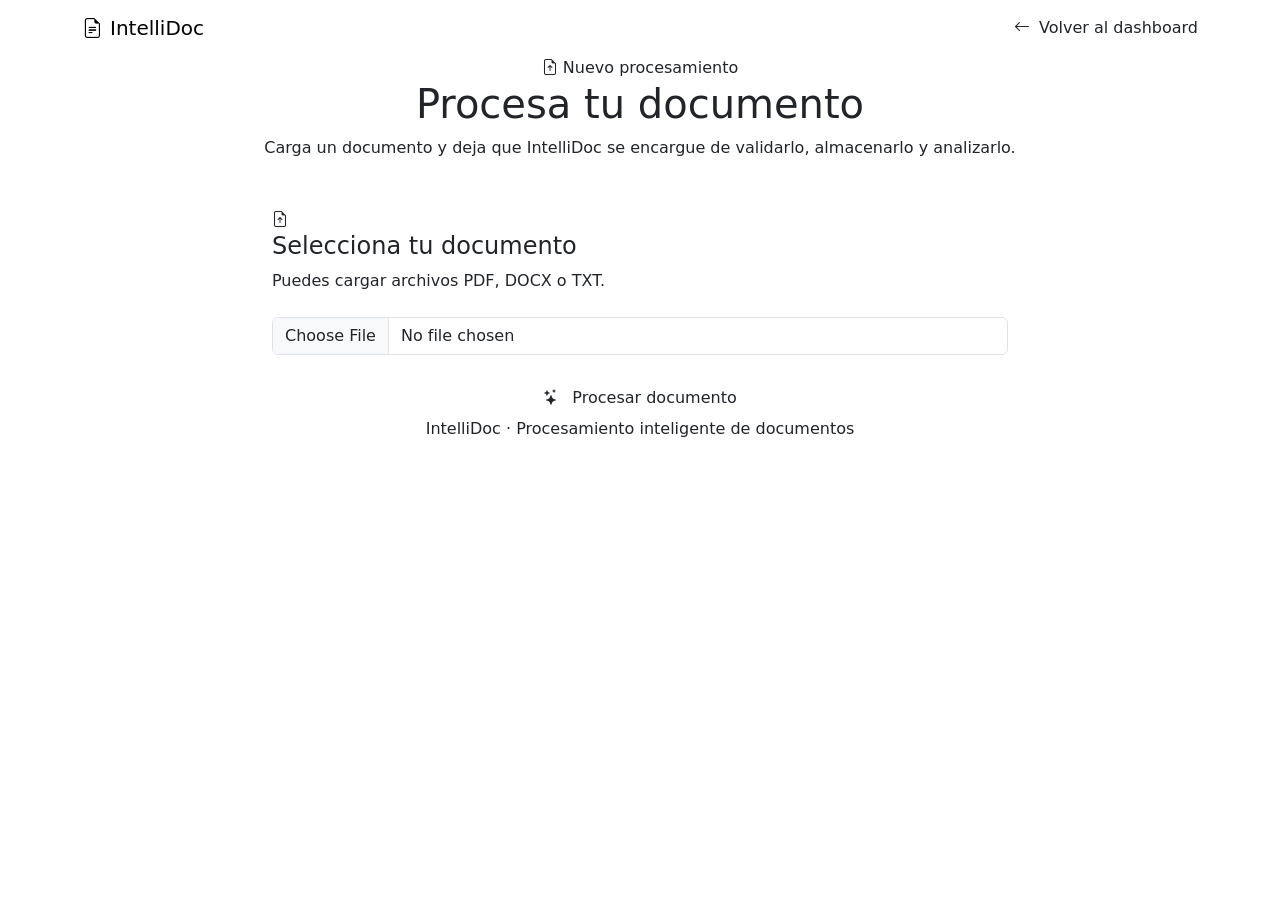
<file: src/main/resources/templates/documents/upload.html>
<!DOCTYPE html>
<html lang="es"
      xmlns:th="http://www.thymeleaf.org">

<head>

    <meta charset="UTF-8">

    <meta name="viewport"
          content="width=device-width, initial-scale=1.0">

    <title>Procesar documento | IntelliDoc</title>

    <link
            href="https://cdn.jsdelivr.net/npm/bootstrap@5.3.8/dist/css/bootstrap.min.css"
            rel="stylesheet">

    <link
            rel="stylesheet"
            href="https://cdn.jsdelivr.net/npm/bootstrap-icons@1.13.1/font/bootstrap-icons.min.css">

    <link
            rel="stylesheet"
            th:href="@{/css/app.css}">

</head>

<body>

<nav class="navbar intellidoc-navbar">

    <div class="container">

        <a class="navbar-brand d-flex align-items-center gap-2"
           th:href="@{/}">

            <span class="brand-icon">

                <i class="bi bi-file-earmark-text"></i>

            </span>

            <span class="brand-name">
                IntelliDoc
            </span>

        </a>

        <a th:href="@{/}"
           class="nav-link">

            <i class="bi bi-arrow-left me-1"></i>

            Volver al dashboard

        </a>

    </div>

</nav>


<main>

    <section class="hero-section">

        <div class="container">

            <div class="text-center mb-5">

                <span class="hero-badge">

                    <i class="bi bi-file-earmark-arrow-up"></i>

                    Nuevo procesamiento

                </span>

                <h1 class="hero-title">

                    Procesa tu documento

                </h1>

                <p class="hero-description">

                    Carga un documento y deja que IntelliDoc se encargue
                    de validarlo, almacenarlo y analizarlo.

                </p>

            </div>


            <div class="row justify-content-center">

                <div class="col-lg-8">

                    <div class="upload-card">

                        <form
                                method="post"
                                th:action="@{/documents/process}"
                                enctype="multipart/form-data">

                            <div class="upload-zone">

                                <div class="upload-icon">

                                    <i class="bi bi-file-earmark-arrow-up"></i>

                                </div>

                                <h4 class="upload-title">

                                    Selecciona tu documento

                                </h4>

                                <p class="upload-description">

                                    Puedes cargar archivos PDF, DOCX o TXT.

                                </p>

                                <input
                                        type="file"
                                        class="form-control mt-4"
                                        id="document"
                                        name="file"
                                        accept=".pdf,.docx,.txt"
                                        required>

                            </div>


                            <div class="d-grid mt-4">

                                <button
                                        type="submit"
                                        class="btn btn-intellidoc">

                                    <i class="bi bi-stars me-2"></i>

                                    Procesar documento

                                </button>

                            </div>

                        </form>

                    </div>

                </div>

            </div>

        </div>

    </section>

</main>


<footer class="intellidoc-footer">

    <div class="container text-center">

        IntelliDoc · Procesamiento inteligente de documentos

    </div>

</footer>

</body>

</html>
</file>
